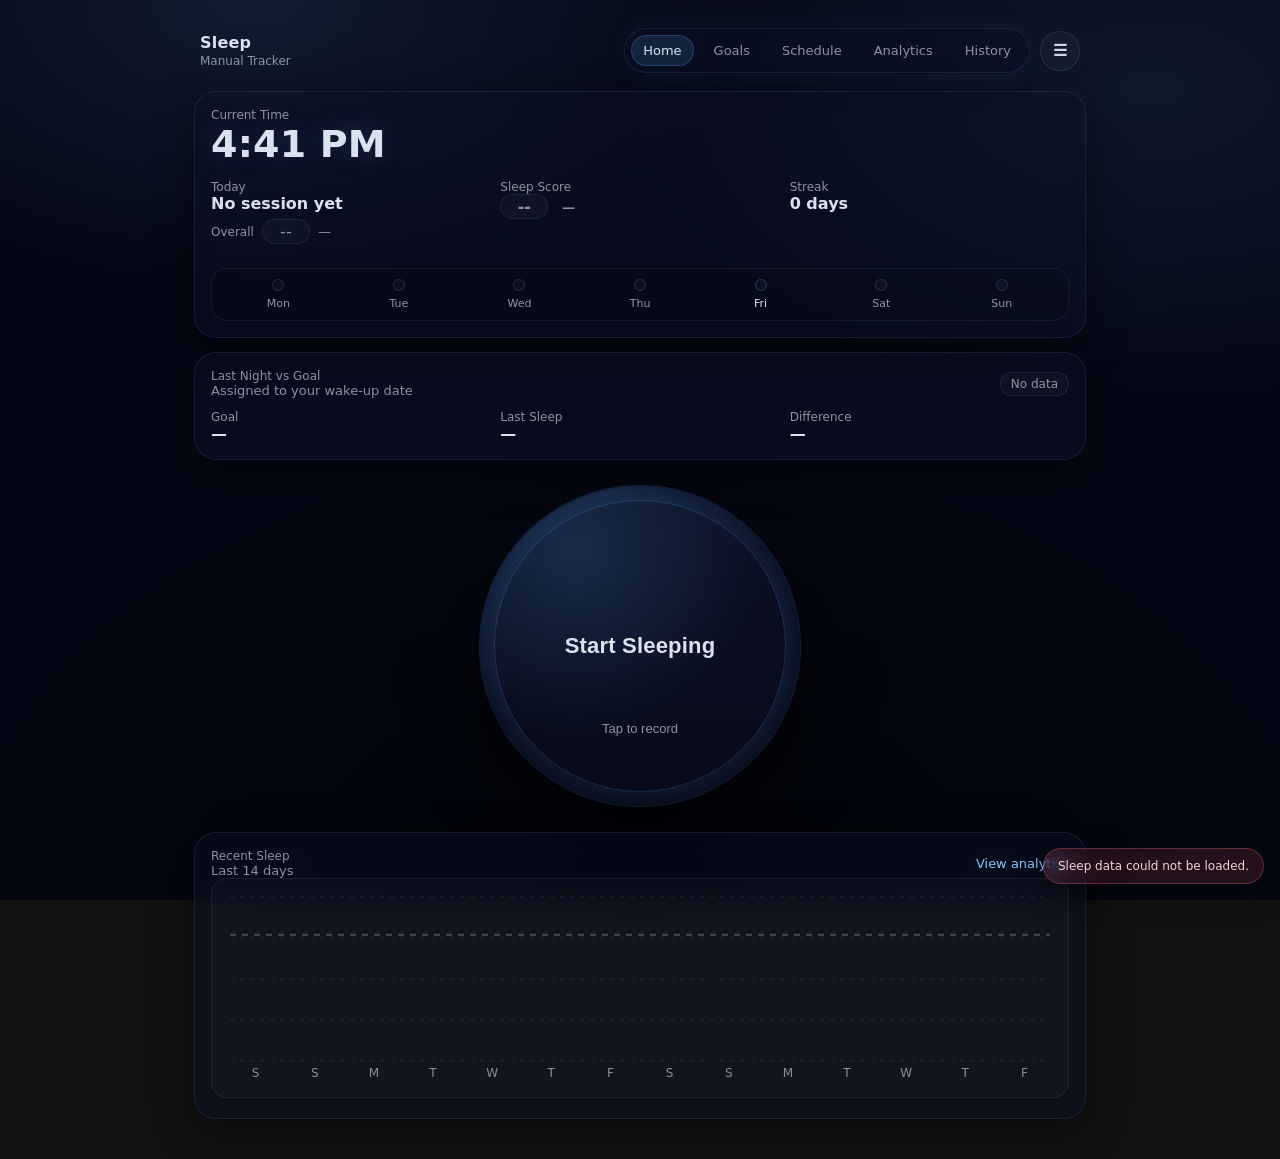
<file: index.html>
<!doctype html>
<html lang="en">
  <head>
    <meta charset="utf-8" />
    <meta name="viewport" content="width=device-width, initial-scale=1" />
    <meta name="theme-color" content="#050814" />
    <title>Sleep Tracker</title>
    <link rel="stylesheet" href="scripts/styles.css" />
  </head>
  <body data-page="home">
    <div id="background-layer"></div>
    <div id="app-container">
      <div class="app">
        <header class="topbar">
          <div class="topbar__title">
            <div class="appname">Sleep</div>
            <div class="subtitle">Manual Tracker</div>
          </div>
          <div class="topbar__actions">
            <nav class="nav" aria-label="Primary navigation">
              <a class="nav__link is-active" href="index.html">Home</a>
              <a class="nav__link" href="goals.html">Goals</a>
              <a class="nav__link" href="schedule.html">Schedule</a>
              <a class="nav__link" href="analytics.html">Analytics</a>
              <a class="nav__link" href="history.html">History</a>
            </nav>
            <div class="menu" id="menu">
              <button id="menuToggle" class="icon-button menu-toggle" type="button" aria-label="Open menu" aria-expanded="false">
                <span class="menu-toggle__icon menu-toggle__icon--open">☰</span>
                <span class="menu-toggle__icon menu-toggle__icon--close">×</span>
              </button>
              <div class="menu-flyout" id="menuFlyout" aria-hidden="true">
                <button id="menuInfo" class="button button--ghost menu-action" type="button">Info</button>
                <button id="menuSettings" class="button button--primary menu-action" type="button">Settings</button>
              </div>
            </div>
          </div>
        </header>

        <main class="content">
        <section class="card hero">
          <div class="hero__time">
            <div class="label">Current Time</div>
            <div id="clock" class="clock" aria-live="polite">--:--</div>
          </div>

          <div class="hero__stats">
            <div class="stat">
              <div class="label">Today</div>
              <div id="todaySummary" class="value">No session yet</div>
              <div class="stat__sub">
                <span class="label">Overall</span>
                <span id="overallScoreValue" class="score score--neutral">--</span>
                <span id="overallScoreLabel" class="muted">—</span>
              </div>
            </div>
            <div class="stat">
              <div class="label">Sleep Score</div>
              <div class="value">
                <span id="scoreValue" class="score score--neutral">--</span>
                <span id="scoreLabel" class="muted">—</span>
              </div>
            </div>
            <div class="stat">
              <div class="label">Streak</div>
              <div class="value"><span id="streakCount">0</span> days</div>
            </div>
          </div>

          <div id="dayStrip" class="day-strip" aria-label="Today indicator"></div>
        </section>

        <section class="card">
          <div class="row">
            <div>
              <div class="label">Last Night vs Goal</div>
              <div class="muted">Assigned to your wake-up date</div>
            </div>
            <span id="compareBadge" class="badge badge--neutral">—</span>
          </div>
          <div class="compare">
            <div class="compare__item">
              <div class="label">Goal</div>
              <div id="compareGoal" class="compare__value">—</div>
            </div>
            <div class="compare__item">
              <div class="label">Last Sleep</div>
              <div id="compareLast" class="compare__value">—</div>
            </div>
            <div class="compare__item">
              <div class="label">Difference</div>
              <div id="compareDiff" class="compare__value">—</div>
            </div>
          </div>
        </section>

        <section class="center">
          <button id="sleepButton" class="sleep-button" type="button">
            <span class="sleep-button__ring" aria-hidden="true"></span>
            <span id="sleepButtonText" class="sleep-button__text">Start Sleeping</span>
            <span id="sleepButtonSubtext" class="sleep-button__subtext">Tap to record</span>
          </button>
          <div id="activeHint" class="hint" hidden>
            Sleeping… started <span id="activeStartTime">--:--</span>
          </div>
        </section>

        <section class="card">
          <div class="row">
            <div>
              <div class="label">Recent Sleep</div>
              <div class="muted">Last 14 days</div>
            </div>
            <a class="link" href="analytics.html">View analytics</a>
          </div>
          <canvas id="miniGraph" class="canvas" width="900" height="260" aria-label="Recent sleep graph"></canvas>
        </section>
        </main>
      </div>
    </div>

    <script src="scripts/storage.js"></script>
    <script src="scripts/time.js"></script>
    <script src="scripts/sleepTracker.js"></script>
    <script src="scripts/graphs.js"></script>
    <script src="scripts/ui.js"></script>
  </body>
</html>
</file>
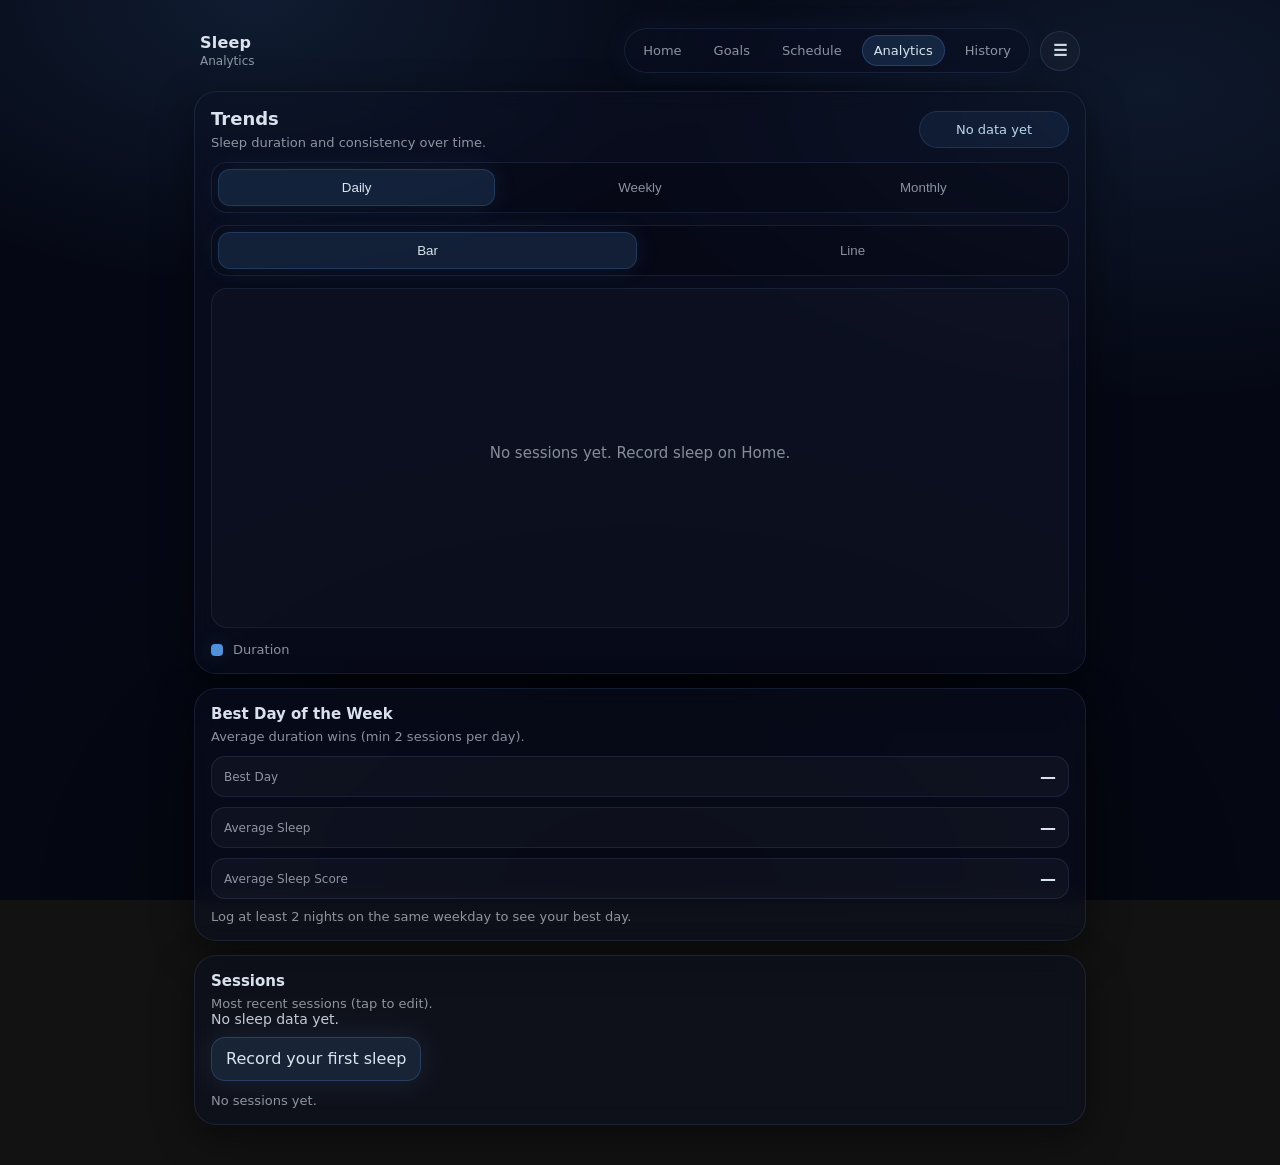
<file: analytics.html>
<!doctype html>
<html lang="en">
  <head>
    <meta charset="utf-8" />
    <meta name="viewport" content="width=device-width, initial-scale=1" />
    <meta name="theme-color" content="#050814" />
    <title>Sleep Analytics</title>
    <link rel="stylesheet" href="scripts/styles.css" />
  </head>
  <body data-page="analytics">
    <div id="background-layer"></div>
    <div id="app-container">
      <div class="app">
        <header class="topbar">
          <div class="topbar__title">
            <div class="appname">Sleep</div>
            <div class="subtitle">Analytics</div>
          </div>
          <div class="topbar__actions">
            <nav class="nav" aria-label="Primary navigation">
              <a class="nav__link" href="index.html">Home</a>
              <a class="nav__link" href="goals.html">Goals</a>
              <a class="nav__link" href="schedule.html">Schedule</a>
              <a class="nav__link is-active" href="analytics.html">Analytics</a>
              <a class="nav__link" href="history.html">History</a>
            </nav>
            <div class="menu" id="menu">
              <button id="menuToggle" class="icon-button menu-toggle" type="button" aria-label="Open menu" aria-expanded="false">
                <span class="menu-toggle__icon menu-toggle__icon--open">☰</span>
                <span class="menu-toggle__icon menu-toggle__icon--close">×</span>
              </button>
              <div class="menu-flyout" id="menuFlyout" aria-hidden="true">
                <button id="menuInfo" class="button button--ghost menu-action" type="button">Info</button>
                <button id="menuSettings" class="button button--primary menu-action" type="button">Settings</button>
              </div>
            </div>
          </div>
        </header>

        <main class="content">
        <section class="card">
          <div class="row">
            <div>
              <h1 class="h1">Trends</h1>
              <div class="muted">Sleep duration and consistency over time.</div>
            </div>
            <div id="analyticsSummary" class="pill pill--wide">—</div>
          </div>

	          <div class="segmented" role="tablist" aria-label="Analytics view toggle">
	            <button class="segmented__btn is-active" type="button" data-view="daily" role="tab">Daily</button>
	            <button class="segmented__btn" type="button" data-view="weekly" role="tab">Weekly</button>
	            <button class="segmented__btn" type="button" data-view="monthly" role="tab">Monthly</button>
	          </div>

	          <div id="graphStyleToggle" class="segmented segmented--mini" role="group" aria-label="Graph style" hidden>
	            <button class="segmented__btn is-active" type="button" data-style="bar">Bar</button>
	            <button class="segmented__btn" type="button" data-style="line">Line</button>
	          </div>

	          <canvas id="analyticsCanvas" class="canvas canvas--tall" width="1000" height="520" aria-label="Sleep analytics graph"></canvas>
	          <div id="analyticsLegend" class="legend" aria-hidden="true"></div>
	        </section>

        <section class="card">
          <div class="row">
            <div>
              <h2 class="h2">Best Day of the Week</h2>
              <div class="muted">Average duration wins (min 2 sessions per day).</div>
            </div>
          </div>
          <div class="insight-grid" id="bestDayInsight">
            <div class="insight-item">
              <div class="insight-label">Best Day</div>
              <div class="insight-value" id="bestDayValue">—</div>
            </div>
            <div class="insight-item">
              <div class="insight-label">Average Sleep</div>
              <div class="insight-value" id="bestDayDuration">—</div>
            </div>
            <div class="insight-item">
              <div class="insight-label">Average Sleep Score</div>
              <div class="insight-value" id="bestDayScore">—</div>
            </div>
          </div>
          <div id="bestDayEmpty" class="muted" style="margin-top:10px" hidden>
            Log at least 2 nights on the same weekday to see your best day.
          </div>
        </section>

        <section class="card">
          <h2 id="sessionsTitle" class="h2">Sessions</h2>
          <div id="sessionsSubtitle" class="muted">Most recent sessions (tap to edit).</div>
          <div id="analyticsEmptyState" class="empty" hidden>
            <div class="empty__text">No sleep data yet.</div>
            <div class="empty__action">
              <a class="button button--primary" href="index.html" role="button">Record your first sleep</a>
            </div>
          </div>
          <div id="sessionList" class="session-list" aria-label="Sleep sessions list"></div>
        </section>
        </main>
      </div>
    </div>

    <script src="scripts/storage.js"></script>
    <script src="scripts/time.js"></script>
    <script src="scripts/sleepTracker.js"></script>
    <script src="scripts/graphs.js"></script>
    <script src="scripts/ui.js"></script>
  </body>
</html>
</file>
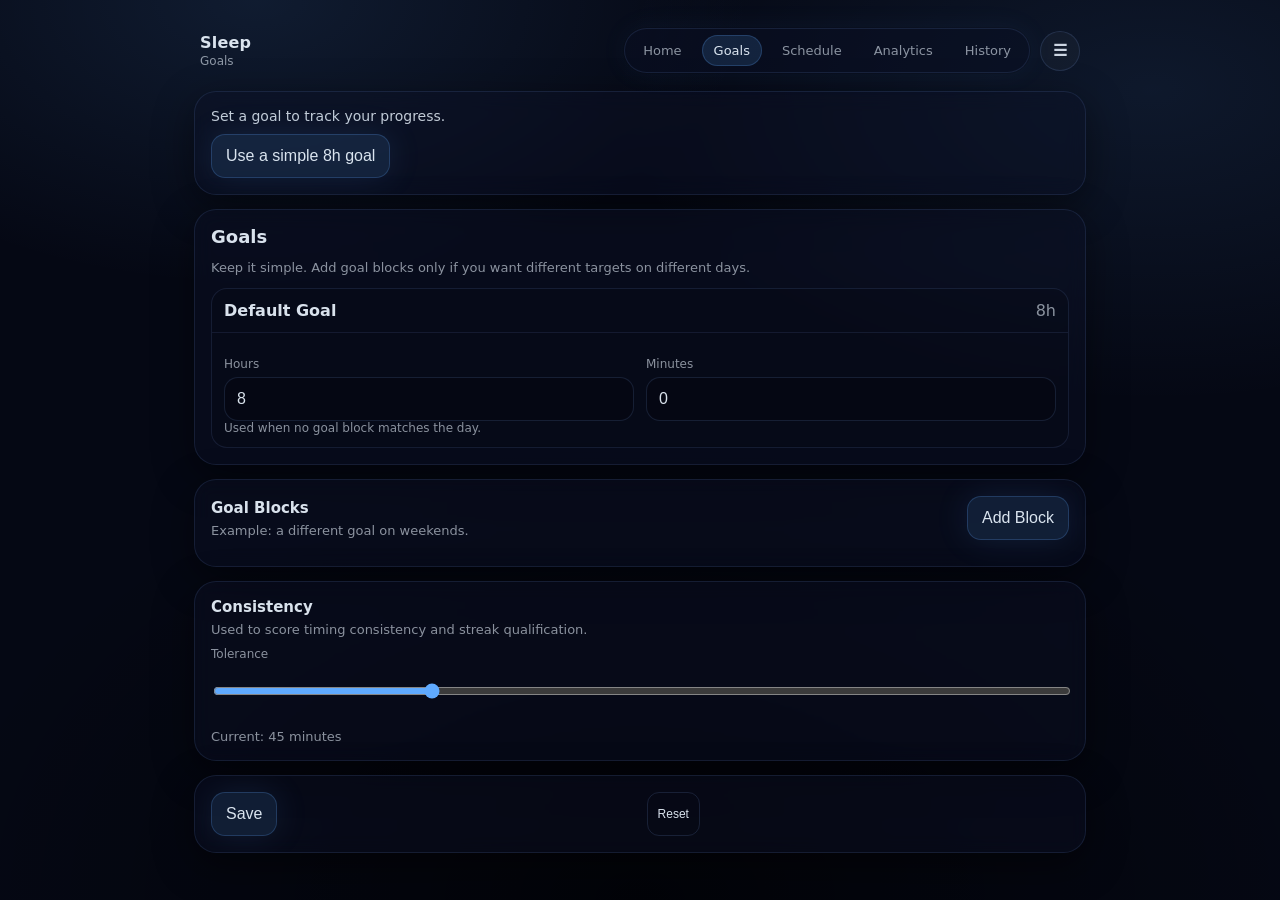
<file: goals.html>
<!doctype html>
<html lang="en">
  <head>
    <meta charset="utf-8" />
    <meta name="viewport" content="width=device-width, initial-scale=1" />
    <meta name="theme-color" content="#050814" />
    <title>Sleep Goals</title>
    <link rel="stylesheet" href="scripts/styles.css" />
  </head>
  <body data-page="goals">
    <div id="background-layer"></div>
    <div id="app-container">
      <div class="app">
        <header class="topbar">
          <div class="topbar__title">
            <div class="appname">Sleep</div>
            <div class="subtitle">Goals</div>
          </div>
          <div class="topbar__actions">
            <nav class="nav" aria-label="Primary navigation">
              <a class="nav__link" href="index.html">Home</a>
              <a class="nav__link is-active" href="goals.html">Goals</a>
              <a class="nav__link" href="schedule.html">Schedule</a>
              <a class="nav__link" href="analytics.html">Analytics</a>
              <a class="nav__link" href="history.html">History</a>
            </nav>
            <div class="menu" id="menu">
              <button id="menuToggle" class="icon-button menu-toggle" type="button" aria-label="Open menu" aria-expanded="false">
                <span class="menu-toggle__icon menu-toggle__icon--open">☰</span>
                <span class="menu-toggle__icon menu-toggle__icon--close">×</span>
              </button>
              <div class="menu-flyout" id="menuFlyout" aria-hidden="true">
                <button id="menuInfo" class="button button--ghost menu-action" type="button">Info</button>
                <button id="menuSettings" class="button button--primary menu-action" type="button">Settings</button>
              </div>
            </div>
          </div>
        </header>

        <main class="content">
        <section id="goalsEmptyState" class="card empty" hidden>
          <div class="empty__text">Set a goal to track your progress.</div>
          <div class="empty__action">
            <button id="goalsEmptyAction" class="button button--primary" type="button">Use a simple 8h goal</button>
          </div>
        </section>

        <section class="card">
          <h1 class="h1">Goals</h1>
          <p class="muted">Keep it simple. Add goal blocks only if you want different targets on different days.</p>

          <details class="session" open>
            <summary class="session__summary">
              <div class="session__date">Default Goal</div>
              <div class="session__meta">
                <span id="defaultGoalSummary" class="session__duration">—</span>
              </div>
            </summary>
            <div class="session__body">
              <div class="form-grid">
                <div class="field">
                  <label class="label" for="defaultGoalHours">Hours</label>
                  <input id="defaultGoalHours" class="input" type="number" min="0" max="16" step="1" inputmode="numeric" />
                </div>
                <div class="field">
                  <label class="label" for="defaultGoalMinutes">Minutes</label>
                  <input id="defaultGoalMinutes" class="input" type="number" min="0" max="59" step="5" inputmode="numeric" />
                </div>
              </div>
              <div class="help">Used when no goal block matches the day.</div>
            </div>
          </details>
        </section>

        <section class="card">
          <div class="row">
            <div>
              <h2 class="h2">Goal Blocks</h2>
              <div class="muted">Example: a different goal on weekends.</div>
            </div>
            <button id="addGoalBlock" class="button button--primary" type="button">Add Block</button>
          </div>
          <div id="goalBlocksWarning" class="status" aria-live="polite"></div>
          <div id="goalBlocks" class="session-list session-list--history" aria-label="Goal blocks"></div>
        </section>

        <section class="card">
          <h2 class="h2">Consistency</h2>
          <div class="muted">Used to score timing consistency and streak qualification.</div>
          <div class="field" style="margin-top:10px">
            <label class="label" for="toleranceRange">Tolerance</label>
            <input id="toleranceRange" class="input" type="range" min="0" max="180" step="5" />
            <div class="row" style="margin-top:8px">
              <div class="muted">Current: <span id="toleranceValue">—</span> minutes</div>
            </div>
          </div>
        </section>

        <section class="card">
          <div class="row">
            <button id="saveGoals" class="button button--primary" type="button">Save</button>
            <button id="resetGoals" class="button button--tiny button--ghost" type="button">Reset</button>
            <div id="goalsStatus" class="status" role="status" aria-live="polite"></div>
          </div>
        </section>
        </main>
      </div>
    </div>

    <script src="scripts/storage.js"></script>
    <script src="scripts/time.js"></script>
    <script src="scripts/sleepTracker.js"></script>
    <script src="scripts/goals.js"></script>
    <script src="scripts/ui.js"></script>
  </body>
</html>
</file>
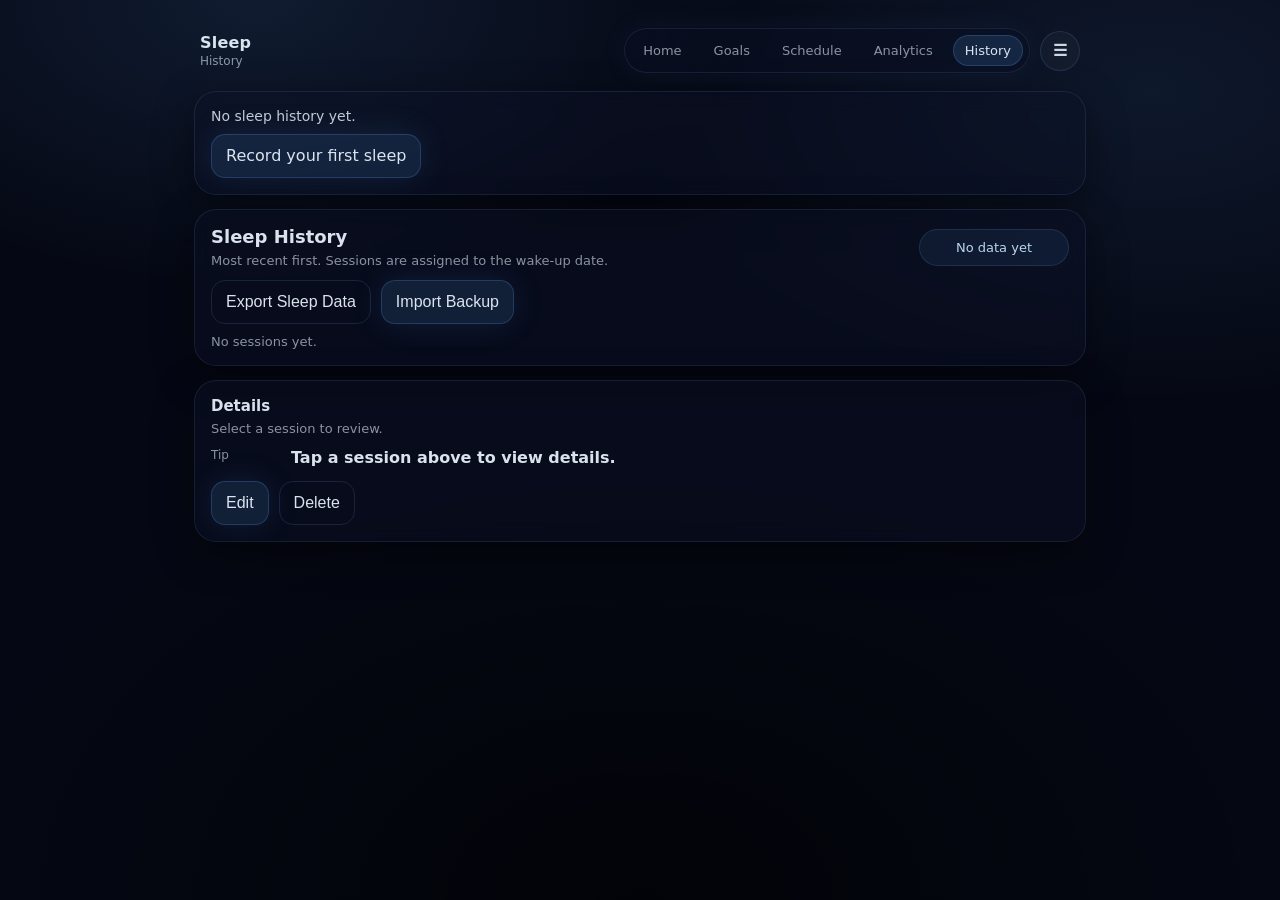
<file: history.html>
<!doctype html>
<html lang="en">
  <head>
    <meta charset="utf-8" />
    <meta name="viewport" content="width=device-width, initial-scale=1" />
    <meta name="theme-color" content="#050814" />
    <title>Sleep History</title>
    <link rel="stylesheet" href="scripts/styles.css" />
  </head>
  <body data-page="history">
    <div id="background-layer"></div>
    <div id="app-container">
      <div class="app">
        <header class="topbar">
          <div class="topbar__title">
            <div class="appname">Sleep</div>
            <div class="subtitle">History</div>
          </div>
          <div class="topbar__actions">
            <nav class="nav" aria-label="Primary navigation">
              <a class="nav__link" href="index.html">Home</a>
              <a class="nav__link" href="goals.html">Goals</a>
              <a class="nav__link" href="schedule.html">Schedule</a>
              <a class="nav__link" href="analytics.html">Analytics</a>
              <a class="nav__link is-active" href="history.html">History</a>
            </nav>
            <div class="menu" id="menu">
              <button id="menuToggle" class="icon-button menu-toggle" type="button" aria-label="Open menu" aria-expanded="false">
                <span class="menu-toggle__icon menu-toggle__icon--open">☰</span>
                <span class="menu-toggle__icon menu-toggle__icon--close">×</span>
              </button>
              <div class="menu-flyout" id="menuFlyout" aria-hidden="true">
                <button id="menuInfo" class="button button--ghost menu-action" type="button">Info</button>
                <button id="menuSettings" class="button button--primary menu-action" type="button">Settings</button>
              </div>
            </div>
          </div>
        </header>

        <main class="content">
          <section id="historyEmptyState" class="card empty" hidden>
            <div class="empty__text">No sleep history yet.</div>
            <div class="empty__action">
              <a class="button button--primary" href="index.html" role="button">Record your first sleep</a>
            </div>
          </section>

          <section class="card">
            <div class="row">
              <div>
                <h1 class="h1">Sleep History</h1>
                <div class="muted">Most recent first. Sessions are assigned to the wake-up date.</div>
              </div>
              <div class="pill pill--wide" id="historySummary">—</div>
            </div>
            <div class="row row--left" style="margin-top:12px">
              <button id="historyExport" class="button button--ghost" type="button">Export Sleep Data</button>
              <button id="historyImport" class="button button--primary" type="button">Import Backup</button>
              <input id="historyImportInput" type="file" accept="application/json,.json" hidden />
            </div>
            <div id="historyList" class="session-list session-list--history" aria-label="All sleep sessions"></div>
          </section>

          <section class="card" id="historyDetailsCard">
            <div class="row">
              <div>
                <h2 class="h2">Details</h2>
                <div class="muted">Select a session to review.</div>
              </div>
              <button id="historyBack" class="button button--ghost" type="button" hidden>Back</button>
            </div>

            <div id="historyDetails" class="kv" style="margin-top:12px"></div>

            <div class="row row--left" style="margin-top:14px">
              <button id="historyEdit" class="button button--primary" type="button" disabled>Edit</button>
              <button id="historyDelete" class="button button--ghost" type="button" disabled>Delete</button>
            </div>
          </section>
        </main>
      </div>
    </div>

    <script src="scripts/storage.js"></script>
    <script src="scripts/time.js"></script>
    <script src="scripts/sleepTracker.js"></script>
    <script src="scripts/graphs.js"></script>
    <script src="scripts/ui.js"></script>
  </body>
</html>
</file>
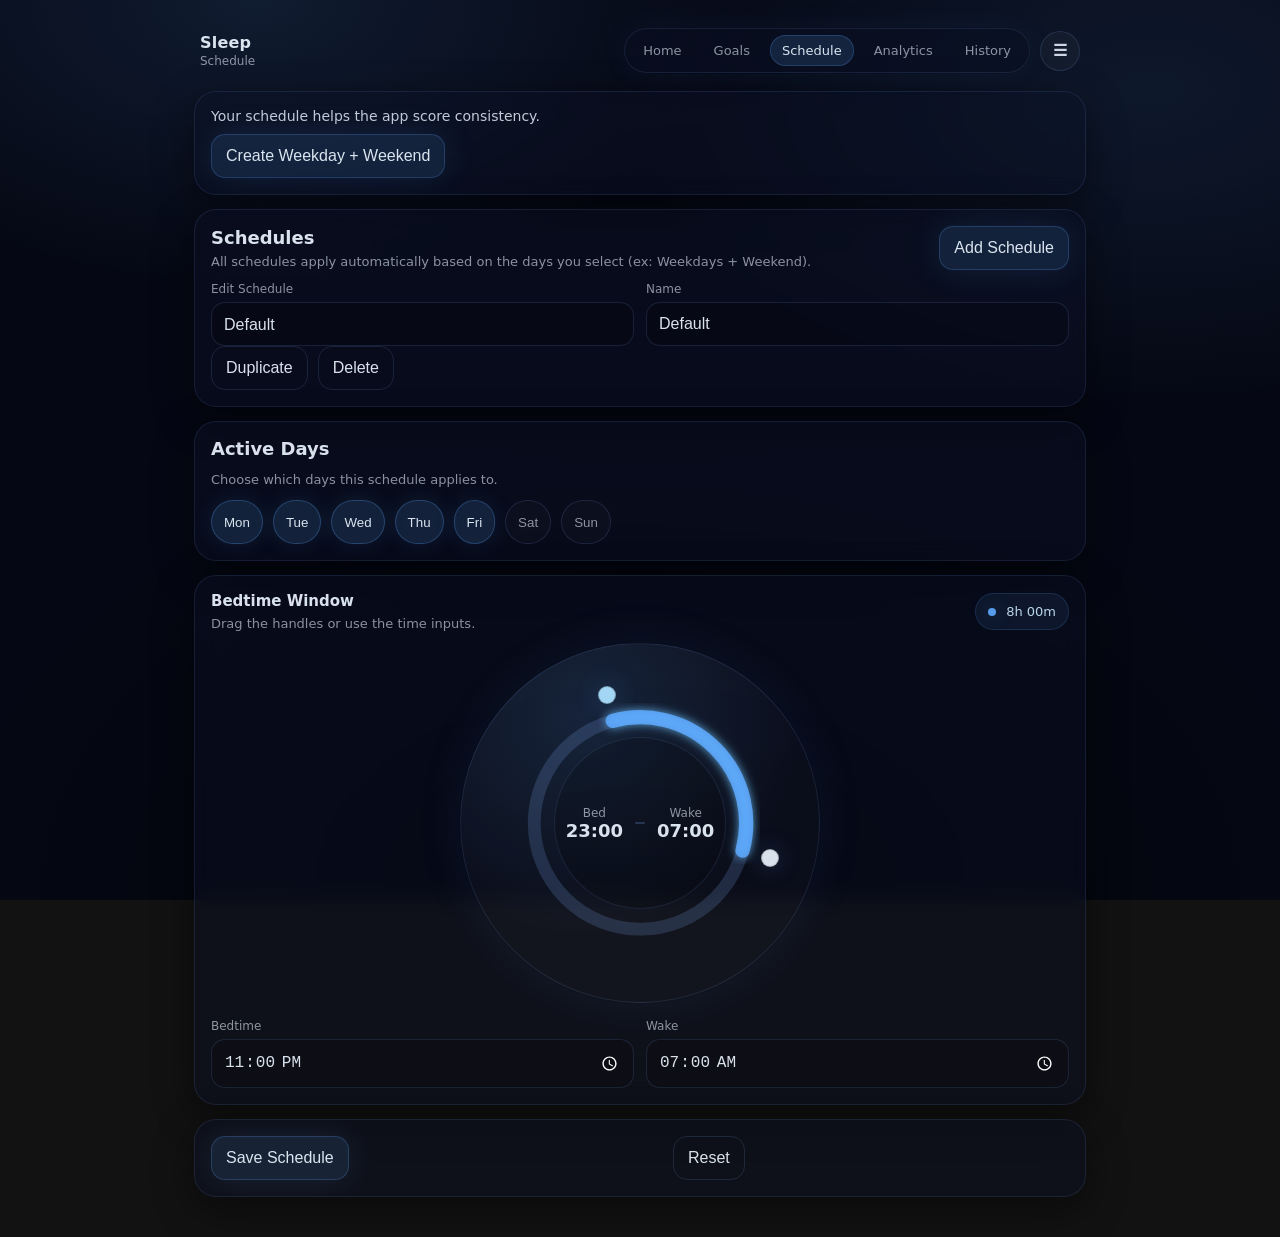
<file: schedule.html>
<!doctype html>
<html lang="en">
  <head>
    <meta charset="utf-8" />
    <meta name="viewport" content="width=device-width, initial-scale=1" />
    <meta name="theme-color" content="#050814" />
    <title>Sleep Schedule</title>
    <link rel="stylesheet" href="scripts/styles.css" />
  </head>
  <body data-page="schedule">
    <div id="background-layer"></div>
    <div id="app-container">
      <div class="app">
        <header class="topbar">
          <div class="topbar__title">
            <div class="appname">Sleep</div>
            <div class="subtitle">Schedule</div>
          </div>
          <div class="topbar__actions">
            <nav class="nav" aria-label="Primary navigation">
              <a class="nav__link" href="index.html">Home</a>
              <a class="nav__link" href="goals.html">Goals</a>
              <a class="nav__link is-active" href="schedule.html">Schedule</a>
              <a class="nav__link" href="analytics.html">Analytics</a>
              <a class="nav__link" href="history.html">History</a>
            </nav>
            <div class="menu" id="menu">
              <button id="menuToggle" class="icon-button menu-toggle" type="button" aria-label="Open menu" aria-expanded="false">
                <span class="menu-toggle__icon menu-toggle__icon--open">☰</span>
                <span class="menu-toggle__icon menu-toggle__icon--close">×</span>
              </button>
              <div class="menu-flyout" id="menuFlyout" aria-hidden="true">
                <button id="menuInfo" class="button button--ghost menu-action" type="button">Info</button>
                <button id="menuSettings" class="button button--primary menu-action" type="button">Settings</button>
              </div>
            </div>
          </div>
        </header>

        <main class="content">
        <section id="scheduleEmptyState" class="card empty" hidden>
          <div class="empty__text">Your schedule helps the app score consistency.</div>
          <div class="empty__action">
            <button id="createWeekdayWeekend" class="button button--primary" type="button">Create Weekday + Weekend</button>
          </div>
        </section>

        <section class="card">
          <div class="row">
            <div>
              <h1 class="h1">Schedules</h1>
              <div class="muted">All schedules apply automatically based on the days you select (ex: Weekdays + Weekend).</div>
            </div>
            <button id="addSchedule" class="button button--primary" type="button">Add Schedule</button>
          </div>

          <div class="form-grid">
            <div class="field">
              <label class="label" for="scheduleSelect">Edit Schedule</label>
              <select id="scheduleSelect" class="input"></select>
            </div>
            <div class="field">
              <label class="label" for="scheduleName">Name</label>
              <input id="scheduleName" class="input" type="text" placeholder="Schedule name" maxlength="28" />
            </div>
          </div>

          <div class="row row--left">
            <button id="duplicateSchedule" class="button button--ghost" type="button">Duplicate</button>
            <button id="deleteSchedule" class="button button--ghost" type="button">Delete</button>
            <div id="overlapWarning" class="status" aria-live="polite"></div>
          </div>
        </section>

        <section class="card">
          <h1 class="h1">Active Days</h1>
          <p class="muted">Choose which days this schedule applies to.</p>
          <div id="dayChips" class="chips" aria-label="Active days selector"></div>
        </section>

        <section class="card">
          <div class="row row--tight">
            <div>
              <h2 class="h2">Bedtime Window</h2>
              <div class="muted">Drag the handles or use the time inputs.</div>
            </div>
            <div class="pill">
              <span class="pill__dot"></span>
              <span id="dialDuration" class="pill__text">—</span>
            </div>
          </div>

          <div class="dial-wrap">
            <div id="timeDial" class="time-dial" aria-label="Circular time selector">
              <svg class="time-dial__svg" viewBox="0 0 200 200" aria-hidden="true">
                <defs>
                  <filter id="glow">
                    <feGaussianBlur stdDeviation="3.4" result="blur" />
                    <feColorMatrix
                      in="blur"
                      type="matrix"
                      values="0 0 0 0 0.15  0 0 0 0 0.55  0 0 0 0 1  0 0 0 0.95 0"
                      result="blue"
                    />
                    <feMerge>
                      <feMergeNode in="blue" />
                      <feMergeNode in="SourceGraphic" />
                    </feMerge>
                  </filter>
                </defs>
                <circle class="time-dial__track" cx="100" cy="100" r="74" />
                <path id="sleepArc" class="time-dial__arc" d="" />
              </svg>
              <div id="handleBed" class="time-dial__handle" role="slider" aria-label="Bedtime"></div>
              <div id="handleWake" class="time-dial__handle time-dial__handle--alt" role="slider" aria-label="Wake time"></div>
              <div class="time-dial__center">
                <div class="timepair">
                  <div class="timepair__item">
                    <div class="label">Bed</div>
                    <div id="bedText" class="timepair__time">--:--</div>
                  </div>
                  <div class="timepair__sep"></div>
                  <div class="timepair__item">
                    <div class="label">Wake</div>
                    <div id="wakeText" class="timepair__time">--:--</div>
                  </div>
                </div>
              </div>
            </div>
          </div>

          <div class="form-grid">
            <div class="field">
              <label class="label" for="bedtimeInput">Bedtime</label>
              <input id="bedtimeInput" class="input" type="time" />
            </div>
            <div class="field">
              <label class="label" for="wakeInput">Wake</label>
              <input id="wakeInput" class="input" type="time" />
            </div>
          </div>
        </section>

        <section class="card">
          <div class="row">
            <button id="saveSchedule" class="button button--primary" type="button">Save Schedule</button>
            <button id="resetSchedule" class="button button--ghost" type="button">Reset</button>
            <div id="scheduleStatus" class="status" role="status" aria-live="polite"></div>
          </div>
        </section>
        </main>
      </div>
    </div>

    <script src="scripts/storage.js"></script>
    <script src="scripts/time.js"></script>
    <script src="scripts/sleepTracker.js"></script>
    <script src="scripts/schedule.js"></script>
    <script src="scripts/ui.js"></script>
  </body>
</html>
</file>
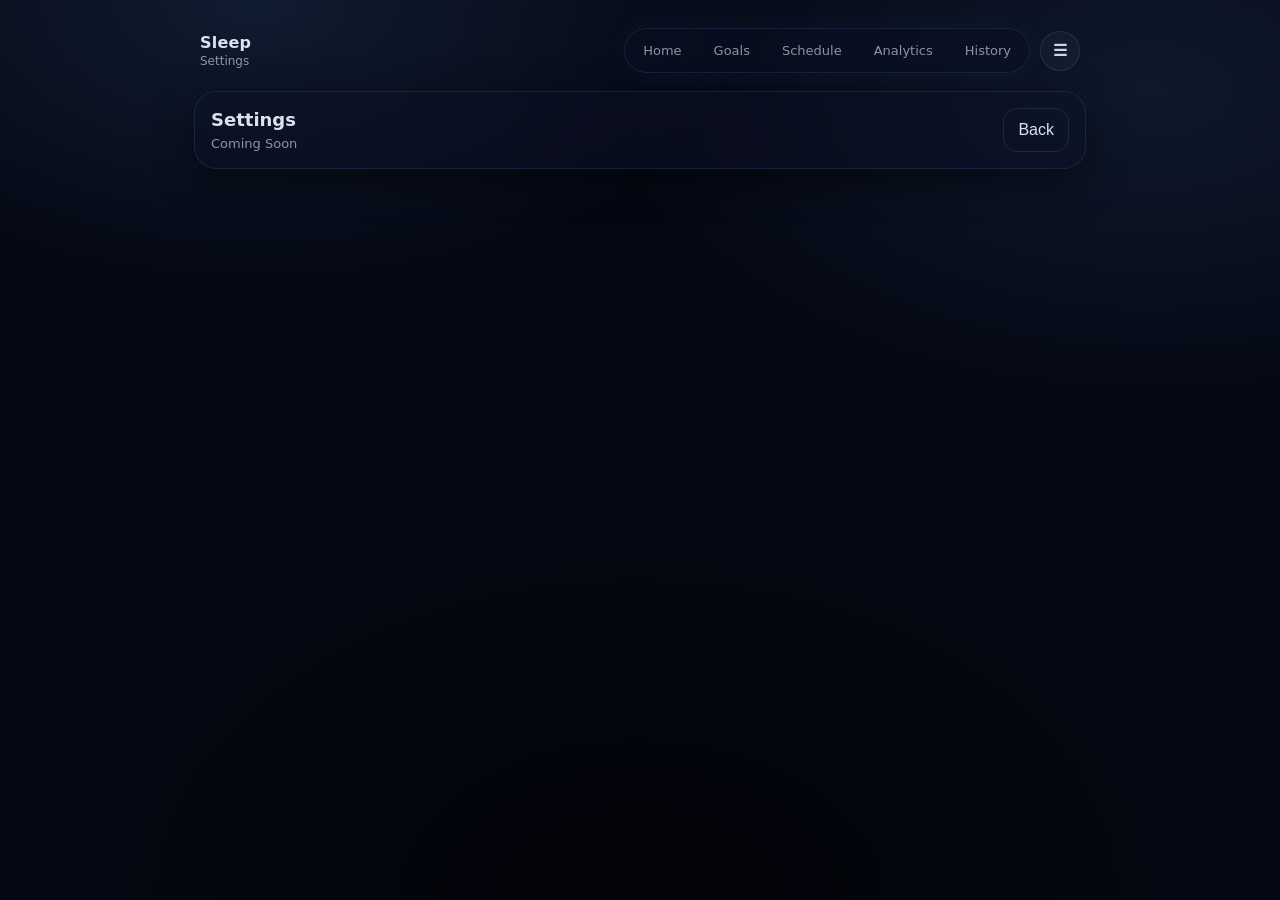
<file: settings.html>
<!doctype html>
<html lang="en">
  <head>
    <meta charset="utf-8" />
    <meta name="viewport" content="width=device-width, initial-scale=1" />
    <meta name="theme-color" content="#050814" />
    <title>Settings</title>
    <link rel="stylesheet" href="scripts/styles.css" />
  </head>
  <body data-page="settings">
    <div id="background-layer"></div>
    <div id="app-container">
      <div class="app">
        <header class="topbar">
          <div class="topbar__title">
            <div class="appname">Sleep</div>
            <div class="subtitle">Settings</div>
          </div>
          <div class="topbar__actions">
            <nav class="nav" aria-label="Primary navigation">
              <a class="nav__link" href="index.html">Home</a>
              <a class="nav__link" href="goals.html">Goals</a>
              <a class="nav__link" href="schedule.html">Schedule</a>
              <a class="nav__link" href="analytics.html">Analytics</a>
              <a class="nav__link" href="history.html">History</a>
            </nav>
            <div class="menu" id="menu">
              <button id="menuToggle" class="icon-button menu-toggle" type="button" aria-label="Open menu" aria-expanded="false">
                <span class="menu-toggle__icon menu-toggle__icon--open">☰</span>
                <span class="menu-toggle__icon menu-toggle__icon--close">×</span>
              </button>
              <div class="menu-flyout" id="menuFlyout" aria-hidden="true">
                <button id="menuInfo" class="button button--ghost menu-action" type="button">Info</button>
                <button id="menuSettings" class="button button--primary menu-action" type="button">Settings</button>
              </div>
            </div>
          </div>
        </header>

        <main class="content">
          <section class="card">
            <div class="row">
              <div>
                <h1 class="h1">Settings</h1>
                <div class="muted">Coming Soon</div>
              </div>
              <button id="settingsBack" class="button button--ghost" type="button">Back</button>
            </div>
          </section>
        </main>
      </div>
    </div>

    <script src="scripts/storage.js"></script>
    <script src="scripts/time.js"></script>
    <script src="scripts/sleepTracker.js"></script>
    <script src="scripts/graphs.js"></script>
    <script src="scripts/ui.js"></script>
  </body>
</html>
</file>
<file: scripts/styles.css>
/* styles.css
   Dark UI with subtle blue glow accents. Touch + mouse friendly.
*/

:root {
  color-scheme: dark;

  --bg: #050814;
  --panel: rgba(12, 18, 40, 0.86);
  --panel-2: rgba(10, 16, 36, 0.72);
  --border: rgba(135, 175, 255, 0.12);
  --text: rgba(235, 245, 255, 0.92);
  --muted: rgba(235, 245, 255, 0.58);

  --blue: rgba(95, 170, 255, 1);
  --blue-2: rgba(130, 200, 255, 1);
  --yellow: rgba(255, 205, 95, 1);
  --red: rgba(255, 95, 110, 1);

  --glow: rgba(95, 170, 255, 0.26);
  --shadow: 0 12px 40px rgba(0, 0, 0, 0.45);
  --radius: 22px;
  --radius-sm: 14px;
}

* {
  box-sizing: border-box;
}

html,
body {
  height: 100%;
}

body {
  margin: 0;
  font-family: ui-sans-serif, system-ui, -apple-system, Segoe UI, Roboto, Helvetica, Arial, "Apple Color Emoji",
    "Segoe UI Emoji";
  background: transparent;
  color: var(--text);
  -webkit-font-smoothing: antialiased;
  -moz-osx-font-smoothing: grayscale;
  overflow-x: hidden;
  -webkit-tap-highlight-color: transparent;
}

#background-layer {
  position: fixed;
  top: 0;
  left: 0;
  width: 100%;
  height: 100%;
  z-index: -1;
  background:
    radial-gradient(900px 520px at 20% 0%, rgba(95, 170, 255, 0.12), transparent 55%),
    radial-gradient(900px 520px at 90% 10%, rgba(95, 170, 255, 0.1), transparent 60%),
    radial-gradient(1200px 800px at 50% 100%, rgba(0, 0, 0, 0.6), transparent 60%),
    var(--bg);
}

#app-container {
  background: transparent;
}

a {
  color: inherit;
  text-decoration: none;
}

.app {
  max-width: 920px;
  margin: 0 auto;
  padding: calc(18px + env(safe-area-inset-top)) calc(14px + env(safe-area-inset-right))
    calc(40px + env(safe-area-inset-bottom)) calc(14px + env(safe-area-inset-left));
}

.topbar {
  display: flex;
  align-items: center;
  justify-content: space-between;
  gap: 14px;
  padding: 10px 6px 18px;
  flex-wrap: wrap;
  position: relative;
  z-index: 5;
}

.topbar__actions {
  display: inline-flex;
  align-items: center;
  gap: 10px;
}

.icon-button {
  width: 40px;
  height: 40px;
  border-radius: 999px;
  border: 1px solid rgba(135, 175, 255, 0.14);
  background: rgba(255, 255, 255, 0.03);
  color: rgba(235, 245, 255, 0.86);
  cursor: pointer;
  display: grid;
  place-items: center;
  font-weight: 750;
  transition: transform 160ms ease, background 160ms ease, border-color 160ms ease;
  flex: 0 0 auto;
  user-select: none;
  touch-action: manipulation;
}
.icon-button:active {
  transform: scale(0.985);
}

.topbar__title {
  display: flex;
  flex-direction: column;
  gap: 2px;
}

.appname {
  font-weight: 650;
  letter-spacing: 0.2px;
}

.subtitle {
  font-size: 12px;
  color: var(--muted);
}

.nav {
  display: flex;
  gap: 8px;
  padding: 6px;
  border-radius: 999px;
  background: rgba(10, 16, 36, 0.55);
  border: 1px solid var(--border);
  box-shadow: 0 0 0 1px rgba(0, 0, 0, 0.15), 0 0 30px rgba(95, 170, 255, 0.06);
}

.nav__link {
  font-size: 13px;
  padding: 8px 12px;
  border-radius: 999px;
  color: var(--muted);
  transition: background 180ms ease, color 180ms ease;
}

.nav__link.is-active {
  color: var(--text);
  background: rgba(95, 170, 255, 0.14);
  box-shadow: inset 0 0 0 1px rgba(95, 170, 255, 0.22);
}

.content {
  display: grid;
  gap: 14px;
  opacity: 0;
  transform: translateY(6px);
  transition: opacity 220ms ease, transform 220ms ease;
}

body.is-ready .content {
  opacity: 1;
  transform: translateY(0);
}

.save-warning {
  position: fixed;
  right: 16px;
  bottom: 16px;
  padding: 10px 14px;
  border-radius: 999px;
  background: rgba(255, 95, 110, 0.12);
  border: 1px solid rgba(255, 95, 110, 0.3);
  color: rgba(255, 220, 225, 0.95);
  font-size: 12px;
  z-index: 50;
  box-shadow: 0 10px 30px rgba(0, 0, 0, 0.35);
  backdrop-filter: blur(8px);
}

@media (max-width: 640px) {
  .save-warning {
    left: 16px;
    right: 16px;
    text-align: center;
  }
}

.card {
  background: rgba(12, 18, 40, 0.42);
  backdrop-filter: blur(10px);
  -webkit-backdrop-filter: blur(10px);
  border: 1px solid var(--border);
  box-shadow: var(--shadow);
  border-radius: var(--radius);
  padding: 16px;
  position: relative;
  overflow: hidden;
}

.empty {
  display: grid;
  gap: 10px;
}
.empty__text {
  font-size: 14px;
  color: rgba(235, 245, 255, 0.82);
}
.empty__action {
  display: flex;
  justify-content: flex-start;
}

.badge {
  display: inline-flex;
  align-items: center;
  justify-content: center;
  padding: 4px 10px;
  border-radius: 999px;
  border: 1px solid rgba(135, 175, 255, 0.12);
  background: rgba(255, 255, 255, 0.03);
  color: var(--muted);
  font-size: 12px;
}
.badge--good {
  color: rgba(170, 225, 255, 0.95);
  border-color: rgba(95, 170, 255, 0.22);
}
.badge--okay {
  color: rgba(255, 225, 160, 0.95);
  border-color: rgba(255, 205, 95, 0.18);
}
.badge--poor {
  color: rgba(255, 165, 175, 0.95);
  border-color: rgba(255, 95, 110, 0.18);
}
.badge--neutral {
  color: var(--muted);
}

.compare {
  display: grid;
  grid-template-columns: repeat(3, minmax(0, 1fr));
  gap: 10px;
  margin-top: 12px;
}
.compare__value {
  font-size: 16px;
  font-weight: 700;
}

.day-strip {
  display: flex;
  justify-content: space-between;
  gap: 8px;
  margin-top: 10px;
  padding: 10px 10px;
  border-radius: 16px;
  border: 1px solid rgba(135, 175, 255, 0.1);
  background: rgba(0, 0, 0, 0.14);
}
.day {
  display: grid;
  justify-items: center;
  gap: 6px;
  flex: 1 1 0;
  min-width: 0;
}
.day__label {
  font-size: 11px;
  color: rgba(235, 245, 255, 0.6);
}
.day__dot {
  width: 12px;
  height: 12px;
  border-radius: 50%;
  border: 1px solid rgba(135, 175, 255, 0.16);
  background: rgba(255, 255, 255, 0.03);
}
.day.is-today .day__label {
  color: rgba(235, 245, 255, 0.92);
}
.day.is-today .day__dot {
  border-color: rgba(95, 170, 255, 0.26);
}
.day.has-sleep .day__dot {
  background: rgba(95, 170, 255, 0.85);
  box-shadow: 0 0 18px rgba(95, 170, 255, 0.22);
  border-color: rgba(95, 170, 255, 0.22);
}

.card::after {
  display: none;
}

.hero {
  display: grid;
  gap: 14px;
}

.hero__stats {
  display: grid;
  grid-template-columns: repeat(3, minmax(0, 1fr));
  gap: 10px;
}

.stat .value {
  font-size: 16px;
  font-weight: 600;
}
.stat__sub {
  display: flex;
  align-items: center;
  gap: 8px;
  margin-top: 6px;
}
.stat__sub .score {
  margin-right: 0;
}

.label {
  font-size: 12px;
  color: var(--muted);
}

.muted {
  color: var(--muted);
  font-size: 13px;
}

.clock {
  font-size: 38px;
  letter-spacing: 0.2px;
  font-weight: 700;
  text-shadow: 0 0 28px rgba(95, 170, 255, 0.2);
}

.score {
  display: inline-flex;
  align-items: center;
  justify-content: center;
  min-width: 48px;
  padding: 2px 10px;
  border-radius: 999px;
  border: 1px solid var(--border);
  background: rgba(255, 255, 255, 0.03);
  margin-right: 8px;
}

.score--good {
  color: var(--blue-2);
  box-shadow: 0 0 0 1px rgba(95, 170, 255, 0.22), 0 0 30px rgba(95, 170, 255, 0.12);
}
.score--okay {
  color: var(--yellow);
  box-shadow: 0 0 0 1px rgba(255, 205, 95, 0.2), 0 0 30px rgba(255, 205, 95, 0.07);
}
.score--poor {
  color: var(--red);
  box-shadow: 0 0 0 1px rgba(255, 95, 110, 0.2), 0 0 30px rgba(255, 95, 110, 0.07);
}
.score--neutral {
  color: var(--muted);
}

.center {
  display: grid;
  place-items: center;
  gap: 10px;
  padding: 12px 0;
}

.sleep-button {
  position: relative;
  width: min(320px, 78vw);
  aspect-ratio: 1 / 1;
  border: none;
  border-radius: 999px;
  background: radial-gradient(circle at 30% 20%, rgba(95, 170, 255, 0.18), rgba(0, 0, 0, 0) 55%),
    linear-gradient(180deg, rgba(12, 18, 40, 0.9), rgba(8, 12, 26, 0.88));
  box-shadow: 0 0 0 1px rgba(95, 170, 255, 0.18), 0 26px 70px rgba(0, 0, 0, 0.55);
  color: var(--text);
  cursor: pointer;
  touch-action: manipulation;
  transition: transform 180ms ease, box-shadow 180ms ease;
  overflow: hidden;
}

.sleep-button:active {
  transform: scale(0.985);
}

.sleep-button__ring {
  position: absolute;
  inset: 14px;
  border-radius: 999px;
  border: 1px solid rgba(95, 170, 255, 0.22);
  box-shadow: 0 0 40px rgba(95, 170, 255, 0.16);
  transition: inset 180ms ease, box-shadow 180ms ease;
}

.sleep-button.is-sleeping .sleep-button__ring {
  inset: 10px;
  box-shadow: 0 0 52px rgba(95, 170, 255, 0.24);
}

.sleep-button__text {
  position: absolute;
  inset: 0;
  display: grid;
  place-items: center;
  font-weight: 720;
  font-size: 22px;
  letter-spacing: 0.2px;
}

.sleep-button__subtext {
  position: absolute;
  left: 50%;
  bottom: 22%;
  transform: translateX(-50%);
  font-size: 13px;
  color: var(--muted);
}

.sleep-button.did-start,
.sleep-button.did-stop {
  animation: pulse 350ms ease;
}

@keyframes pulse {
  0% {
    box-shadow: 0 0 0 1px rgba(95, 170, 255, 0.18), 0 26px 70px rgba(0, 0, 0, 0.55);
  }
  60% {
    box-shadow: 0 0 0 1px rgba(95, 170, 255, 0.32), 0 0 60px rgba(95, 170, 255, 0.22),
      0 26px 70px rgba(0, 0, 0, 0.55);
  }
  100% {
    box-shadow: 0 0 0 1px rgba(95, 170, 255, 0.18), 0 26px 70px rgba(0, 0, 0, 0.55);
  }
}

.hint {
  font-size: 13px;
  color: var(--muted);
  background: rgba(95, 170, 255, 0.08);
  border: 1px solid rgba(95, 170, 255, 0.15);
  padding: 8px 12px;
  border-radius: 999px;
}

.row {
  display: flex;
  align-items: center;
  justify-content: space-between;
  gap: 10px;
}

.row--tight {
  gap: 12px;
}

.row--left {
  justify-content: flex-start;
  flex-wrap: wrap;
}

.segmented--mini {
  margin-top: 10px;
}

.menu {
  position: relative;
  display: inline-flex;
  align-items: center;
  z-index: 20;
}

.menu-toggle {
  display: inline-flex;
  align-items: center;
  justify-content: center;
  font-size: 16px;
  position: relative;
  z-index: 30;
}

.menu-toggle__icon {
  display: inline-block;
  line-height: 1;
}

.menu-toggle__icon--close {
  display: none;
}

.menu.is-open .menu-toggle__icon--open {
  display: none;
}

.menu.is-open .menu-toggle__icon--close {
  display: inline-block;
}

.menu-flyout {
  position: absolute;
  right: 0;
  top: 0;
  display: flex;
  flex-direction: column;
  align-items: flex-end;
  gap: 8px;
  padding-top: 44px;
  pointer-events: none;
  z-index: 25;
}

.menu-action {
  opacity: 0;
  transform: translateY(-6px);
  transition: transform 240ms ease, opacity 240ms ease;
}

.menu.is-open .menu-flyout {
  pointer-events: auto;
}

.menu.is-open .menu-action {
  opacity: 1;
  transform: translateY(0);
}

.insight-grid {
  display: grid;
  gap: 10px;
  margin-top: 12px;
}

.insight-item {
  display: flex;
  align-items: center;
  justify-content: space-between;
  padding: 10px 12px;
  border-radius: 14px;
  border: 1px solid rgba(135, 175, 255, 0.12);
  background: rgba(255, 255, 255, 0.03);
}

.insight-label {
  color: var(--muted);
  font-size: 12px;
}

.insight-value {
  font-weight: 700;
}

.link {
  font-size: 13px;
  color: var(--blue-2);
}

.canvas {
  width: 100%;
  height: 220px;
  border-radius: 16px;
  background: rgba(255, 255, 255, 0.02);
  border: 1px solid rgba(135, 175, 255, 0.1);
}

.canvas--tall {
  height: 340px;
}

.h1,
.h2 {
  margin: 0 0 6px;
}
.h1 {
  font-size: 18px;
  font-weight: 720;
}
.h2 {
  font-size: 15px;
  font-weight: 700;
}

.form-grid {
  display: grid;
  gap: 12px;
  grid-template-columns: repeat(2, minmax(0, 1fr));
  margin-top: 12px;
}

.field {
  display: grid;
  gap: 6px;
}

.input {
  width: 100%;
  padding: 12px 12px;
  border-radius: 14px;
  border: 1px solid rgba(135, 175, 255, 0.14);
  background: rgba(0, 0, 0, 0.18);
  color: var(--text);
  outline: none;
  transition: border-color 160ms ease, box-shadow 160ms ease;
  font-size: 16px; /* prevents iOS zoom-on-focus */
  min-height: 44px;
}

.input:focus {
  border-color: rgba(95, 170, 255, 0.3);
  box-shadow: 0 0 0 4px rgba(95, 170, 255, 0.12);
}

select.input {
  appearance: none;
}

input[type="range"].input {
  padding: 0;
  border: none;
  background: transparent;
  min-height: 44px;
  accent-color: rgba(95, 170, 255, 0.9);
}

.input--sm {
  padding: 10px 10px;
}

.help {
  color: var(--muted);
  font-size: 12px;
}

.button {
  border: 1px solid rgba(135, 175, 255, 0.14);
  background: rgba(255, 255, 255, 0.03);
  color: var(--text);
  padding: 11px 14px;
  border-radius: 14px;
  cursor: pointer;
  transition: transform 160ms ease, background 160ms ease, border-color 160ms ease;
  touch-action: manipulation;
  font-size: 16px;
  min-height: 44px;
}

.button:active {
  transform: scale(0.985);
}

.button--primary {
  background: rgba(95, 170, 255, 0.12);
  border-color: rgba(95, 170, 255, 0.22);
  box-shadow: 0 0 34px rgba(95, 170, 255, 0.12);
}

.button--ghost {
  background: transparent;
}

.button--tiny {
  padding: 8px 10px;
  border-radius: 12px;
  font-size: 12px;
}

.status {
  font-size: 13px;
  color: var(--muted);
}

.status.is-ok {
  color: rgba(160, 220, 255, 0.9);
}

.toggle {
  display: inline-flex;
  align-items: center;
  gap: 10px;
  user-select: none;
}
.toggle input {
  position: absolute;
  opacity: 0;
  pointer-events: none;
}
.toggle__pill {
  width: 42px;
  height: 24px;
  border-radius: 999px;
  background: rgba(255, 255, 255, 0.08);
  border: 1px solid rgba(135, 175, 255, 0.16);
  position: relative;
  transition: background 170ms ease, border-color 170ms ease;
}
.toggle__pill::after {
  content: "";
  position: absolute;
  top: 50%;
  left: 4px;
  width: 18px;
  height: 18px;
  border-radius: 50%;
  background: rgba(235, 245, 255, 0.9);
  transform: translateY(-50%);
  transition: left 170ms ease, background 170ms ease;
}
.toggle input:checked + .toggle__pill {
  background: rgba(95, 170, 255, 0.18);
  border-color: rgba(95, 170, 255, 0.28);
}
.toggle input:checked + .toggle__pill::after {
  left: 20px;
  background: rgba(170, 225, 255, 0.95);
}
.toggle__label {
  font-size: 13px;
  color: var(--muted);
}

.per-day__grid {
  margin-top: 12px;
  display: grid;
  gap: 10px;
}
.per-day__row {
  display: grid;
  grid-template-columns: 56px 1fr 1fr auto;
  gap: 8px;
  align-items: center;
}
.per-day__day {
  color: var(--muted);
  font-size: 13px;
}

.chips {
  display: flex;
  flex-wrap: wrap;
  gap: 10px;
  margin-top: 10px;
}
.chip {
  border: 1px solid rgba(135, 175, 255, 0.14);
  background: rgba(255, 255, 255, 0.02);
  color: var(--muted);
  padding: 10px 12px;
  border-radius: 999px;
  cursor: pointer;
  transition: background 170ms ease, color 170ms ease, border-color 170ms ease, transform 160ms ease;
  min-height: 44px;
}
.chip:active {
  transform: scale(0.98);
}
.chip.is-on {
  color: var(--text);
  background: rgba(95, 170, 255, 0.14);
  border-color: rgba(95, 170, 255, 0.26);
  box-shadow: 0 0 24px rgba(95, 170, 255, 0.12);
}

.dial-wrap {
  display: grid;
  place-items: center;
  width: 100%;
  padding: 12px 0 4px;
}

.time-dial {
  width: min(360px, 100%);
  aspect-ratio: 1 / 1;
  position: relative;
  border-radius: 999px;
  background: radial-gradient(circle at 35% 20%, rgba(95, 170, 255, 0.14), rgba(0, 0, 0, 0) 60%),
    rgba(255, 255, 255, 0.02);
  border: 1px solid rgba(135, 175, 255, 0.12);
  box-shadow: 0 0 0 1px rgba(0, 0, 0, 0.14), 0 0 50px rgba(95, 170, 255, 0.08);
  touch-action: pan-y;
}

.time-dial.is-dragging {
  box-shadow: 0 0 0 1px rgba(95, 170, 255, 0.22), 0 0 70px rgba(95, 170, 255, 0.12);
}

.time-dial__svg {
  position: absolute;
  inset: 10%;
}
.time-dial__track {
  fill: none;
  stroke: rgba(135, 175, 255, 0.18);
  stroke-width: 9;
}
.time-dial__arc {
  fill: none;
  stroke: rgba(95, 170, 255, 0.85);
  stroke-width: 10;
  stroke-linecap: round;
  filter: url(#glow);
}

.time-dial__handle {
  position: absolute;
  width: 18px;
  height: 18px;
  border-radius: 999px;
  background: rgba(170, 225, 255, 0.95);
  border: 1px solid rgba(0, 0, 0, 0.25);
  box-shadow: 0 0 24px rgba(95, 170, 255, 0.28);
  transform: translate(-50%, -50%);
  touch-action: pan-y;
}
.time-dial__handle--alt {
  background: rgba(235, 245, 255, 0.92);
}

@media (pointer: coarse) {
  .time-dial__handle {
    width: 16px;
    height: 16px;
  }
}

.time-dial__center {
  position: absolute;
  inset: 26%;
  border-radius: 999px;
  background: rgba(0, 0, 0, 0.18);
  border: 1px solid rgba(135, 175, 255, 0.12);
  display: grid;
  place-items: center;
}

.timepair {
  display: grid;
  grid-template-columns: 1fr 10px 1fr;
  gap: 12px;
  align-items: center;
  text-align: center;
}
.timepair__time {
  font-weight: 740;
  font-size: 18px;
}
.timepair__sep {
  width: 10px;
  height: 2px;
  background: rgba(135, 175, 255, 0.22);
  border-radius: 999px;
}

.pill {
  display: inline-flex;
  align-items: center;
  gap: 10px;
  padding: 10px 12px;
  border-radius: 999px;
  background: rgba(95, 170, 255, 0.08);
  border: 1px solid rgba(95, 170, 255, 0.16);
  color: rgba(205, 235, 255, 0.9);
  font-size: 13px;
}
.pill--wide {
  min-width: 150px;
  justify-content: center;
}
.pill__dot {
  width: 8px;
  height: 8px;
  border-radius: 50%;
  background: rgba(95, 170, 255, 0.9);
  box-shadow: 0 0 18px rgba(95, 170, 255, 0.35);
}
.pill__text {
  color: rgba(205, 235, 255, 0.9);
}

.segmented {
  display: grid;
  grid-template-columns: repeat(auto-fit, minmax(0, 1fr));
  gap: 6px;
  padding: 6px;
  border-radius: 16px;
  background: rgba(0, 0, 0, 0.18);
  border: 1px solid rgba(135, 175, 255, 0.12);
  margin: 12px 0;
}
.segmented__btn {
  border: 1px solid transparent;
  background: transparent;
  color: var(--muted);
  padding: 10px 12px;
  border-radius: 12px;
  cursor: pointer;
  transition: background 170ms ease, color 170ms ease, transform 160ms ease, border-color 170ms ease;
}
.segmented__btn:active {
  transform: scale(0.985);
}
.segmented__btn.is-active {
  color: var(--text);
  background: rgba(95, 170, 255, 0.14);
  border-color: rgba(95, 170, 255, 0.18);
  box-shadow: 0 0 24px rgba(95, 170, 255, 0.1);
}

.legend {
  margin-top: 10px;
  font-size: 13px;
  color: var(--muted);
  display: flex;
  align-items: center;
  gap: 10px;
}
.legend__swatch {
  width: 12px;
  height: 12px;
  border-radius: 4px;
  background: rgba(95, 170, 255, 0.85);
  box-shadow: 0 0 20px rgba(95, 170, 255, 0.2);
}

.metric-toggle {
  margin-top: 10px;
  display: inline-flex;
  gap: 14px;
  align-items: center;
  user-select: none;
}
.metric-toggle__item {
  display: inline-flex;
  align-items: center;
  gap: 8px;
  padding: 8px 10px;
  border-radius: 12px;
  border: 1px solid rgba(135, 175, 255, 0.12);
  background: rgba(0, 0, 0, 0.12);
  cursor: pointer;
  min-height: 38px;
  touch-action: manipulation;
}
.metric-toggle__input {
  position: absolute;
  opacity: 0;
  pointer-events: none;
}
.metric-toggle__box {
  width: 14px;
  height: 14px;
  border-radius: 4px;
  border: 1px solid rgba(135, 175, 255, 0.24);
  background: rgba(255, 255, 255, 0.03);
  position: relative;
  box-shadow: 0 0 0 1px rgba(0, 0, 0, 0.16);
}
.metric-toggle__text {
  font-size: 13px;
  color: var(--muted);
}
.metric-toggle__input:checked + .metric-toggle__box {
  border-color: rgba(95, 170, 255, 0.32);
  background: rgba(95, 170, 255, 0.18);
}
.metric-toggle__input:checked + .metric-toggle__box::after {
  content: "";
  position: absolute;
  left: 50%;
  top: 50%;
  width: 6px;
  height: 10px;
  border: solid rgba(170, 225, 255, 0.95);
  border-width: 0 2px 2px 0;
  transform: translate(-50%, -60%) rotate(45deg);
}
.metric-toggle__input:checked ~ .metric-toggle__text {
  color: rgba(235, 245, 255, 0.9);
}

.session-list {
  margin-top: 12px;
  display: grid;
  gap: 10px;
}
.session-list--history {
  margin-top: 10px;
}
.history-item {
  border: 1px solid rgba(135, 175, 255, 0.12);
  background: rgba(0, 0, 0, 0.12);
  border-radius: 16px;
  padding: 12px 12px;
  display: flex;
  align-items: center;
  justify-content: space-between;
  gap: 12px;
  cursor: pointer;
  text-align: left;
  width: 100%;
  color: var(--text);
}
.history-item:active {
  transform: scale(0.995);
}
.history-item__left {
  display: grid;
  gap: 2px;
}
.history-item__date {
  font-weight: 700;
}
.history-item__times {
  font-size: 12px;
  color: var(--muted);
}
.history-item__right {
  display: inline-flex;
  gap: 10px;
  align-items: center;
}
.pill-score {
  display: inline-flex;
  min-width: 44px;
  justify-content: center;
  padding: 3px 10px;
  border-radius: 999px;
  border: 1px solid rgba(135, 175, 255, 0.12);
  background: rgba(255, 255, 255, 0.03);
  font-size: 12px;
  color: var(--muted);
}
.pill-score.is-good {
  color: rgba(170, 225, 255, 0.95);
  border-color: rgba(95, 170, 255, 0.22);
}
.pill-score.is-okay {
  color: rgba(255, 225, 160, 0.95);
  border-color: rgba(255, 205, 95, 0.18);
}
.pill-score.is-poor {
  color: rgba(255, 165, 175, 0.95);
  border-color: rgba(255, 95, 110, 0.18);
}

.modal-root {
  position: fixed;
  inset: 0;
  display: grid;
  place-items: center;
  z-index: 50;
  padding: 16px;
}
.modal-root[hidden] {
  display: none;
}

/* Info/About modal should behave like a centered overlay on all devices. */
.modal-root[data-kind="info"] {
  display: flex;
  align-items: center;
  justify-content: center;
}
body.is-info-modal-open {
  overflow: hidden;
}
body.is-info-modal-open #app-container {
  pointer-events: none;
}

.modal-backdrop {
  position: absolute;
  inset: 0;
  background: rgba(0, 0, 0, 0.62);
  backdrop-filter: blur(6px);
}
.modal {
  position: relative;
  width: min(520px, 92vw);
  max-height: min(78vh, 720px);
  overflow: auto;
  border-radius: 22px;
  border: 1px solid rgba(135, 175, 255, 0.14);
  background: rgba(12, 18, 40, 0.62);
  backdrop-filter: blur(12px);
  -webkit-backdrop-filter: blur(12px);
  box-shadow: 0 20px 80px rgba(0, 0, 0, 0.65);
  padding: 16px;
}
.modal__title {
  font-weight: 760;
  font-size: 16px;
  margin: 0 0 8px;
}
.modal__body {
  color: rgba(235, 245, 255, 0.84);
  font-size: 14px;
  line-height: 1.35;
}
.modal__actions {
  display: flex;
  gap: 10px;
  justify-content: flex-end;
  flex-wrap: wrap;
  margin-top: 14px;
}
.modal__actions .button {
  min-width: 120px;
}

/* Minimal About content helpers (Info modal only). */
.about-brand {
  display: flex;
  align-items: baseline;
  gap: 10px;
}
.about-brand__name {
  font-weight: 760;
  font-size: 14px;
  color: rgba(235, 245, 255, 0.92);
}
.about-brand__version {
  font-size: 12px;
  color: var(--muted);
  padding: 2px 8px;
  border-radius: 999px;
  border: 1px solid rgba(135, 175, 255, 0.14);
  background: rgba(0, 0, 0, 0.12);
}

/* Collapsible Changelog: smooth, subtle expansion without turning the modal into a sheet. */
.about-collapse__btn {
  width: 100%;
  display: flex;
  align-items: center;
  justify-content: space-between;
  gap: 10px;
  border: 1px solid rgba(135, 175, 255, 0.12);
  background: rgba(0, 0, 0, 0.12);
  color: rgba(235, 245, 255, 0.9);
  padding: 10px 12px;
  border-radius: 14px;
  cursor: pointer;
}
.about-collapse__btn::after {
  content: "▾";
  color: var(--muted);
  transform: rotate(-90deg);
  transition: transform 180ms ease;
}
.about-collapse.is-open .about-collapse__btn::after {
  transform: rotate(0deg);
}
.about-collapse__content {
  margin-top: 0;
  display: grid;
  grid-template-rows: 0fr;
  opacity: 0;
  transition: grid-template-rows 200ms ease, opacity 200ms ease, margin-top 200ms ease;
}
.about-collapse.is-open .about-collapse__content {
  margin-top: 10px;
  grid-template-rows: 1fr;
  opacity: 1;
}
.about-collapse__inner {
  overflow: hidden;
  color: rgba(235, 245, 255, 0.84);
  font-size: 14px;
  line-height: 1.35;
}

@media (max-width: 640px) {
  .modal-root {
    place-items: end center;
  }
  .modal {
    width: min(560px, 96vw);
    border-bottom-left-radius: 0;
    border-bottom-right-radius: 0;
    max-height: 82vh;
  }
  .modal-root[data-kind="info"] .modal {
    border-bottom-left-radius: 22px;
    border-bottom-right-radius: 22px;
  }
  .compare {
    grid-template-columns: 1fr;
  }
  .dial-wrap {
    padding: 16px 0 10px;
  }
  .time-dial {
    width: min(320px, 88vw);
    max-width: 88vw;
  }
}

.session {
  border: 1px solid rgba(135, 175, 255, 0.12);
  background: rgba(0, 0, 0, 0.12);
  border-radius: 16px;
  overflow: hidden;
}
.session__summary {
  list-style: none;
  cursor: pointer;
  padding: 12px 12px;
  display: flex;
  align-items: center;
  justify-content: space-between;
  gap: 12px;
}
.session__summary::-webkit-details-marker {
  display: none;
}
.session__date {
  font-weight: 650;
}
.session__meta {
  display: inline-flex;
  gap: 12px;
  align-items: center;
  color: var(--muted);
}
.session__score {
  display: inline-flex;
  min-width: 36px;
  justify-content: center;
  padding: 2px 10px;
  border-radius: 999px;
  border: 1px solid rgba(135, 175, 255, 0.12);
  background: rgba(255, 255, 255, 0.03);
}
.session__body {
  padding: 12px;
  border-top: 1px solid rgba(135, 175, 255, 0.1);
}
.kv {
  display: grid;
  grid-template-columns: 70px 1fr;
  gap: 8px 10px;
}
.kv__k {
  color: var(--muted);
  font-size: 12px;
}
.kv__v {
  font-weight: 600;
}

@media (max-width: 640px) {
  .nav {
    gap: 4px;
    padding: 4px;
    width: 100%;
    overflow-x: auto;
    -webkit-overflow-scrolling: touch;
    scrollbar-width: none;
  }
  .nav::-webkit-scrollbar {
    display: none;
  }
  .nav__link {
    padding: 8px 10px;
    font-size: 12px;
    white-space: nowrap;
  }
  .hero__stats {
    grid-template-columns: 1fr;
  }
  .form-grid {
    grid-template-columns: 1fr;
  }
}

@media (prefers-reduced-motion: reduce) {
  * {
    scroll-behavior: auto !important;
    transition: none !important;
    animation: none !important;
  }
}
</file>
